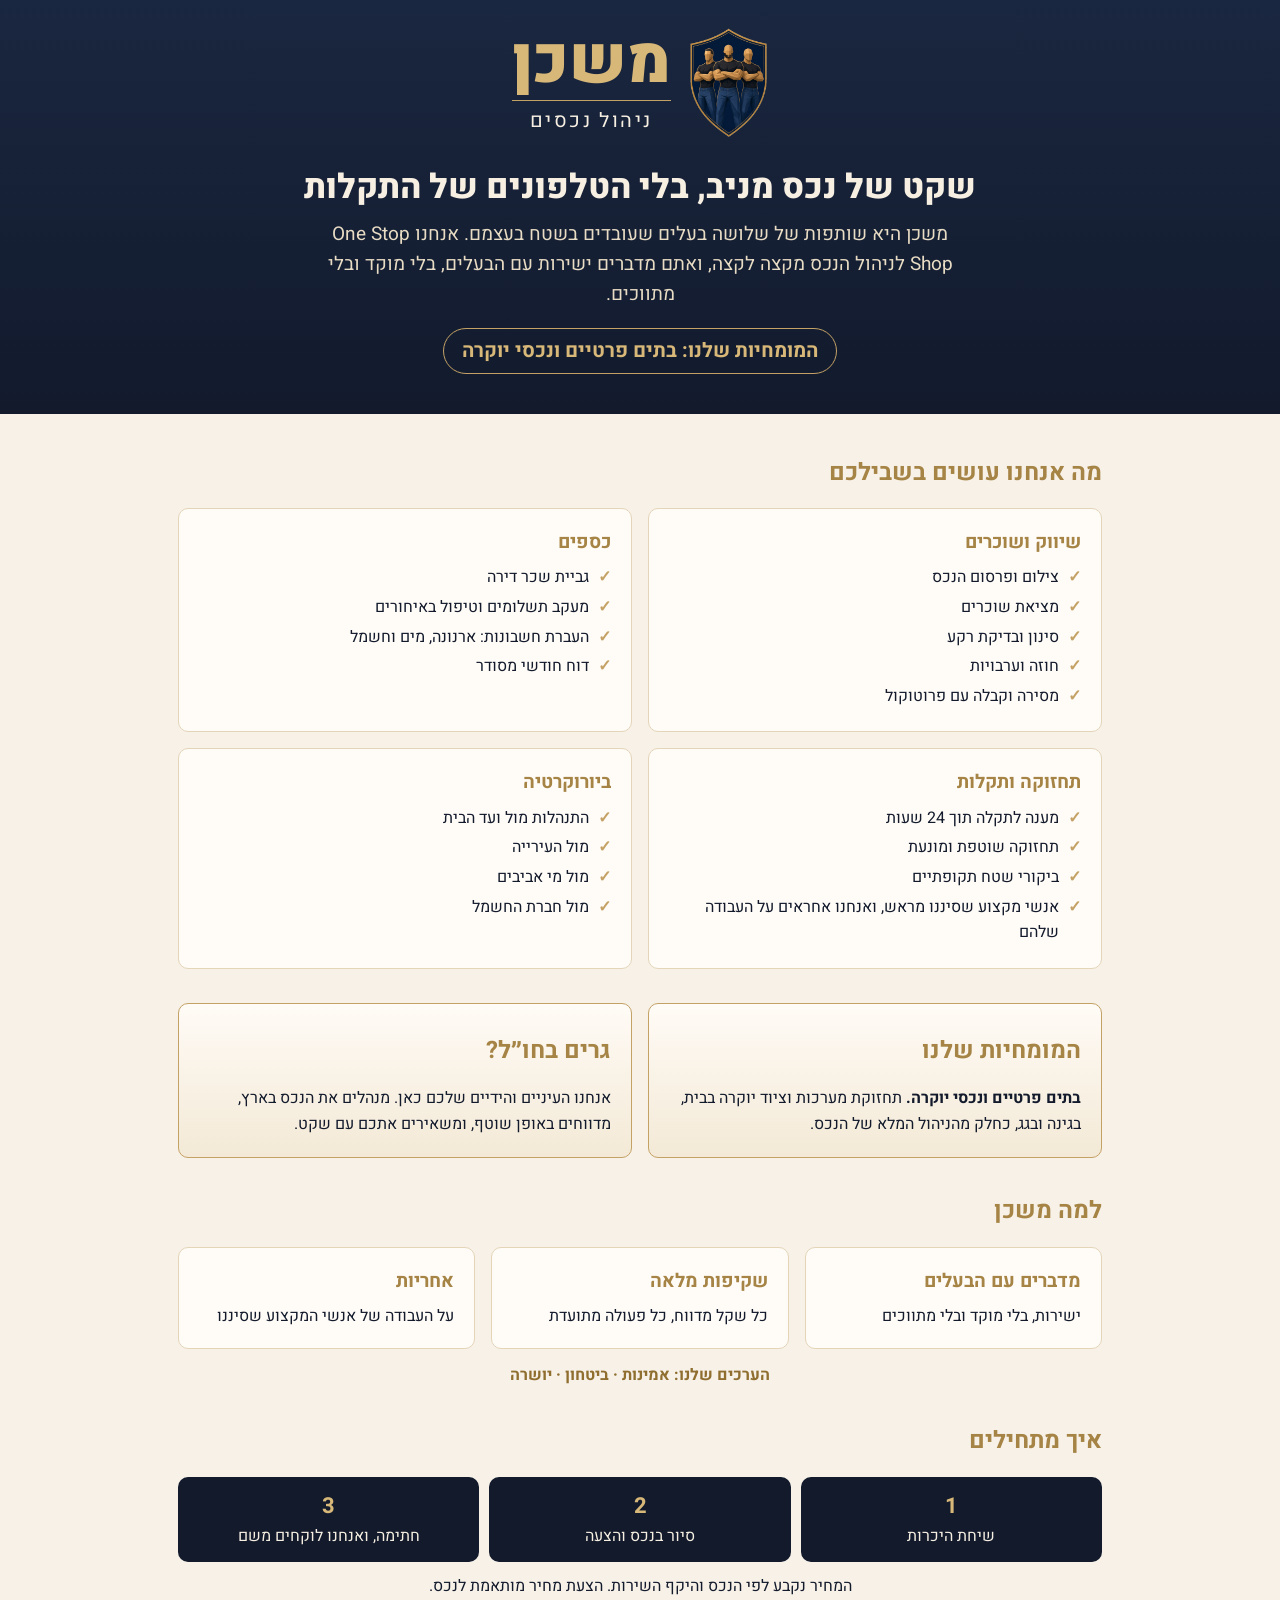
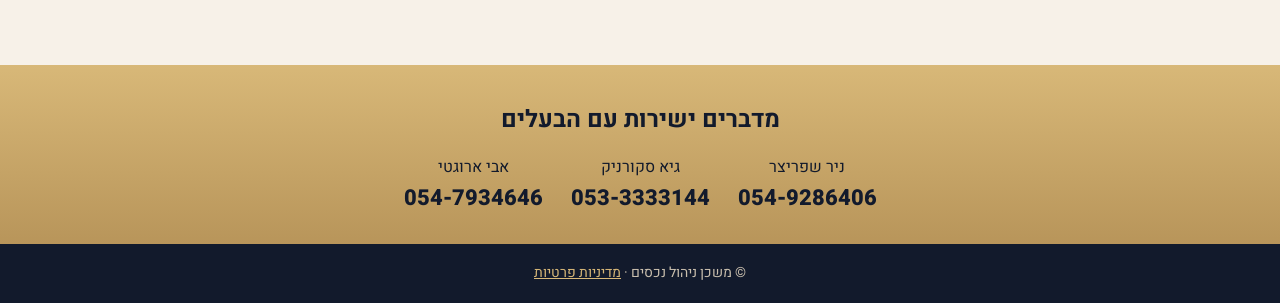
<file: index.html>
<!doctype html>
<html lang="he" dir="rtl">
<head>
<meta charset="utf-8">
<meta name="viewport" content="width=device-width,initial-scale=1">
<title>משכן ניהול נכסים | בתים פרטיים ונכסי יוקרה</title>
<meta name="description" content="משכן ניהול נכסים: ניהול הנכס מקצה לקצה. המומחיות שלנו: בתים פרטיים ונכסי יוקרה.">
<meta property="og:title" content="משכן ניהול נכסים">
<meta property="og:description" content="שקט של נכס מניב, בלי הטלפונים של התקלות">
<meta property="og:image" content="assets/ad6-square.png">
<link rel="icon" href="assets/shield-sm.png">
<link rel="stylesheet" href="style.css">
</head>
<body>
<header>
  <div class="brand">
    <img src="assets/shield-sm.png" alt="סמל משכן">
    <div><div class="bn">משכן</div><div class="bs">ניהול נכסים</div></div>
  </div>
  <h1>שקט של נכס מניב, בלי הטלפונים של התקלות</h1>
  <p class="sub">משכן היא שותפות של שלושה בעלים שעובדים בשטח בעצמם. אנחנו <span dir="ltr">One Stop Shop</span> לניהול הנכס מקצה לקצה, ואתם מדברים ישירות עם הבעלים, בלי מוקד ובלי מתווכים.</p>
  <div class="spec">המומחיות שלנו: בתים פרטיים ונכסי יוקרה</div>
</header>
<main>
  <section>
    <h2>מה אנחנו עושים בשבילכם</h2>
    <div class="grid g2">
      <div class="card"><h3>שיווק ושוכרים</h3><ul>
        <li>צילום ופרסום הנכס</li><li>מציאת שוכרים</li><li>סינון ובדיקת רקע</li><li>חוזה וערבויות</li><li>מסירה וקבלה עם פרוטוקול</li></ul></div>
      <div class="card"><h3>כספים</h3><ul>
        <li>גביית שכר דירה</li><li>מעקב תשלומים וטיפול באיחורים</li><li>העברת חשבונות: ארנונה, מים וחשמל</li><li>דוח חודשי מסודר</li></ul></div>
      <div class="card"><h3>תחזוקה ותקלות</h3><ul>
        <li>מענה לתקלה תוך 24 שעות</li><li>תחזוקה שוטפת ומונעת</li><li>ביקורי שטח תקופתיים</li><li>אנשי מקצוע שסיננו מראש, ואנחנו אחראים על העבודה שלהם</li></ul></div>
      <div class="card"><h3>ביורוקרטיה</h3><ul>
        <li>התנהלות מול ועד הבית</li><li>מול העירייה</li><li>מול מי אביבים</li><li>מול חברת החשמל</li></ul></div>
    </div>
  </section>
  <section class="grid">
    <div class="hl"><h2>המומחיות שלנו</h2><p><b>בתים פרטיים ונכסי יוקרה.</b> תחזוקת מערכות וציוד יוקרה בבית, בגינה ובגג, כחלק מהניהול המלא של הנכס.</p></div>
    <div class="hl"><h2>גרים בחו״ל?</h2><p>אנחנו העיניים והידיים שלכם כאן. מנהלים את הנכס בארץ, מדווחים באופן שוטף, ומשאירים אתכם עם שקט.</p></div>
  </section>
  <section>
    <h2>למה משכן</h2>
    <div class="grid">
      <div class="card"><h3>מדברים עם הבעלים</h3><p>ישירות, בלי מוקד ובלי מתווכים</p></div>
      <div class="card"><h3>שקיפות מלאה</h3><p>כל שקל מדווח, כל פעולה מתועדת</p></div>
      <div class="card"><h3>אחריות</h3><p>על העבודה של אנשי המקצוע שסיננו</p></div>
    </div>
    <p style="text-align:center;margin-top:14px;color:#8F6E2F;font-weight:700">הערכים שלנו: אמינות · ביטחון · יושרה</p>
  </section>
  <section>
    <h2>איך מתחילים</h2>
    <div class="steps">
      <div><b>1</b>שיחת היכרות</div><div><b>2</b>סיור בנכס והצעה</div><div><b>3</b>חתימה, ואנחנו לוקחים משם</div>
    </div>
    <p style="text-align:center;margin-top:12px">המחיר נקבע לפי הנכס והיקף השירות. הצעת מחיר מותאמת לנכס.</p>
  </section>
</main>
<div class="contact">
  <h2>מדברים ישירות עם הבעלים</h2>
  <div class="people">
    <div>ניר שפריצר<a href="tel:+972549286406">054-9286406</a></div>
    <div>גיא סקורניק<a href="tel:+972533333144">053-3333144</a></div>
    <div>אבי ארוגטי<a href="tel:+972547934646">054-7934646</a></div>
  </div>
</div>
<footer>© משכן ניהול נכסים · <a href="privacy.html">מדיניות פרטיות</a></footer>
</body>
</html>
</file>
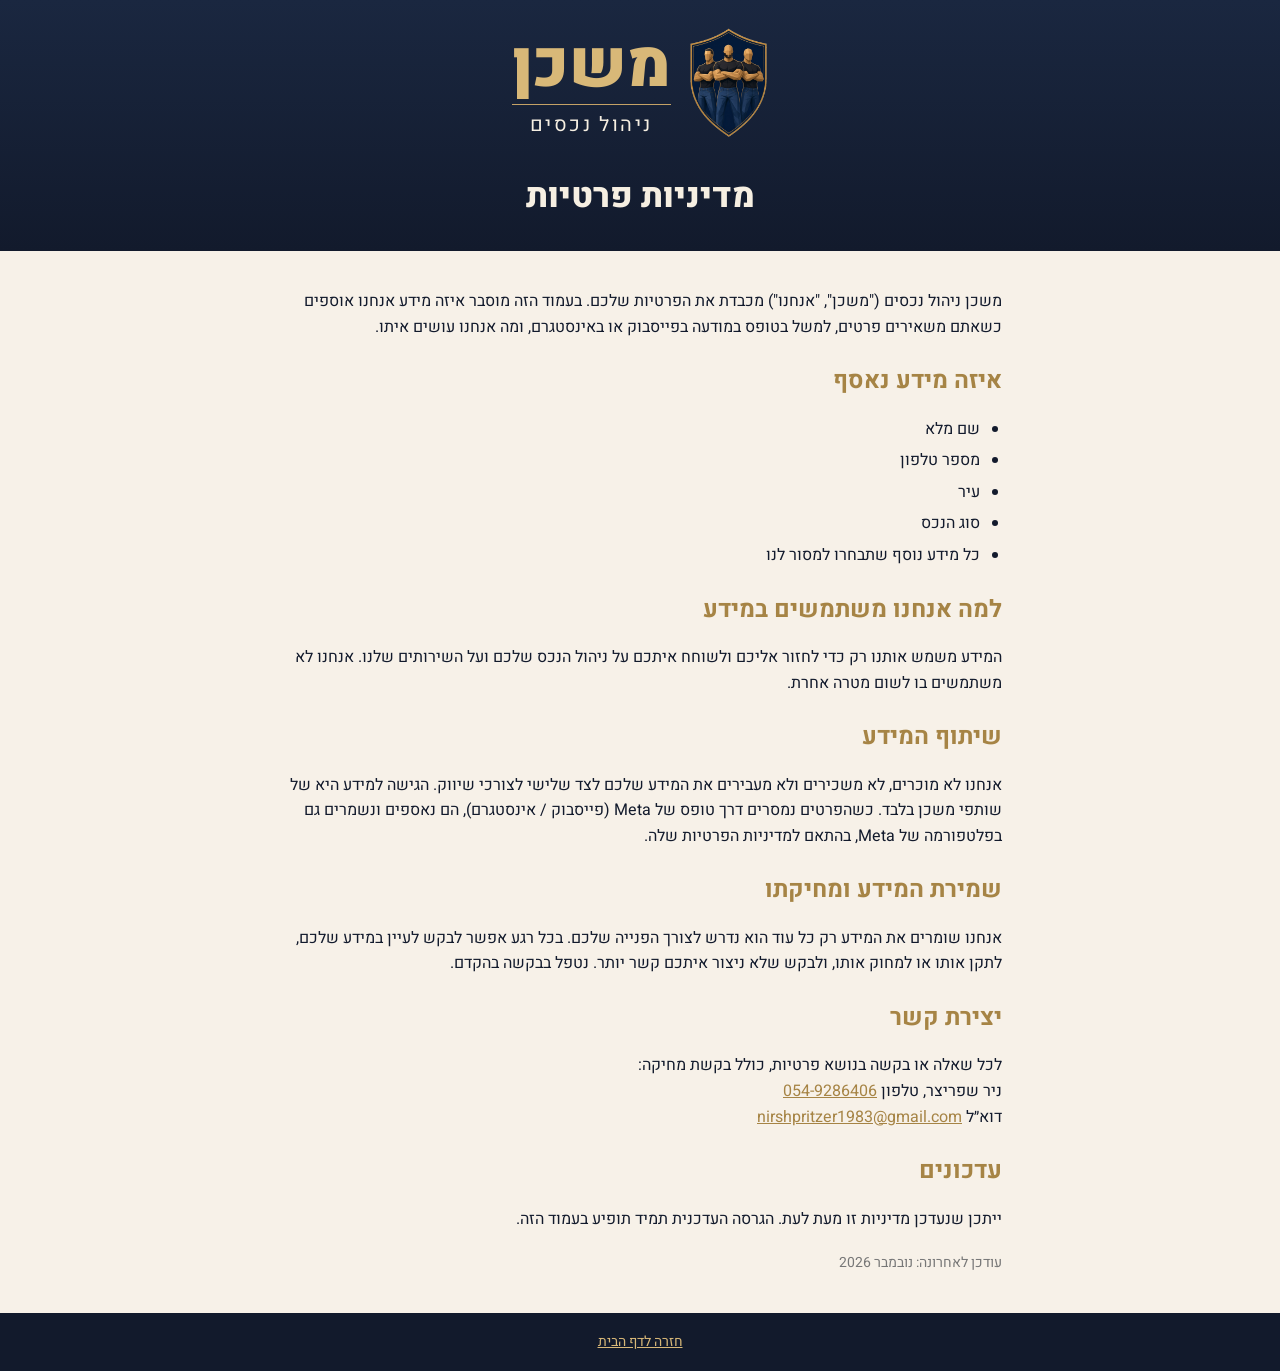
<file: privacy.html>
<!doctype html>
<html lang="he" dir="rtl">
<head>
<meta charset="utf-8">
<meta name="viewport" content="width=device-width,initial-scale=1">
<title>מדיניות פרטיות | משכן ניהול נכסים</title>
<link rel="icon" href="assets/shield-sm.png">
<link rel="stylesheet" href="style.css">
</head>
<body>
<header style="padding-bottom:24px">
  <div class="brand"><a href="index.html"><img src="assets/shield-sm.png" alt="סמל משכן"></a>
  <div><div class="bn">משכן</div><div class="bs">ניהול נכסים</div></div></div>
  <h1>מדיניות פרטיות</h1>
</header>
<div class="doc">
  <p>משכן ניהול נכסים ("משכן", "אנחנו") מכבדת את הפרטיות שלכם. בעמוד הזה מוסבר איזה מידע אנחנו אוספים כשאתם משאירים פרטים, למשל בטופס במודעה בפייסבוק או באינסטגרם, ומה אנחנו עושים איתו.</p>
  <h2>איזה מידע נאסף</h2>
  <ul><li>שם מלא</li><li>מספר טלפון</li><li>עיר</li><li>סוג הנכס</li><li>כל מידע נוסף שתבחרו למסור לנו</li></ul>
  <h2>למה אנחנו משתמשים במידע</h2>
  <p>המידע משמש אותנו רק כדי לחזור אליכם ולשוחח איתכם על ניהול הנכס שלכם ועל השירותים שלנו. אנחנו לא משתמשים בו לשום מטרה אחרת.</p>
  <h2>שיתוף המידע</h2>
  <p>אנחנו לא מוכרים, לא משכירים ולא מעבירים את המידע שלכם לצד שלישי לצורכי שיווק. הגישה למידע היא של שותפי משכן בלבד. כשהפרטים נמסרים דרך טופס של Meta (פייסבוק / אינסטגרם), הם נאספים ונשמרים גם בפלטפורמה של Meta, בהתאם למדיניות הפרטיות שלה.</p>
  <h2>שמירת המידע ומחיקתו</h2>
  <p>אנחנו שומרים את המידע רק כל עוד הוא נדרש לצורך הפנייה שלכם. בכל רגע אפשר לבקש לעיין במידע שלכם, לתקן אותו או למחוק אותו, ולבקש שלא ניצור איתכם קשר יותר. נטפל בבקשה בהקדם.</p>
  <h2>יצירת קשר</h2>
  <p>לכל שאלה או בקשה בנושא פרטיות, כולל בקשת מחיקה:<br>
  ניר שפריצר, טלפון <a href="tel:+972549286406" dir="ltr">054-9286406</a><br>
  דוא״ל <a href="mailto:nirshpritzer1983@gmail.com">nirshpritzer1983@gmail.com</a></p>
  <h2>עדכונים</h2>
  <p>ייתכן שנעדכן מדיניות זו מעת לעת. הגרסה העדכנית תמיד תופיע בעמוד הזה.</p>
  <p style="color:#777;font-size:14px;margin-top:20px">עודכן לאחרונה: נובמבר 2026</p>
</div>
<footer><a href="index.html">חזרה לדף הבית</a></footer>
</body>
</html>
</file>
<file: style.css>
@font-face{font-family:Heebo;src:url("assets/Heebo.ttf") format("truetype");font-weight:100 900;font-display:swap}
*{box-sizing:border-box;margin:0;padding:0}
body{font-family:Heebo,Arial,sans-serif;background:#F7F1E8;color:#121A2C;line-height:1.6}
a{color:#A68445}
header{background:linear-gradient(180deg,#1A2740,#121A2C);color:#F6EFE2;padding:28px 20px 40px;text-align:center}
.brand{display:flex;align-items:center;justify-content:center;gap:18px}
.brand img{height:110px;width:auto}
.bn{font-weight:900;font-size:64px;line-height:1;color:#D8B878}
.bs{font-size:20px;letter-spacing:.12em;border-top:1px solid #C4A266;padding-top:4px;margin-top:6px}
h1{font-size:34px;font-weight:800;margin:28px auto 10px;max-width:720px;line-height:1.25}
.sub{font-size:19px;color:#E8DCC4;max-width:640px;margin:0 auto}
.spec{display:inline-block;margin-top:18px;color:#D8B878;font-weight:700;font-size:20px;border:1px solid #C4A266;border-radius:30px;padding:6px 18px}
main{max-width:960px;margin:0 auto;padding:32px 18px}
h2{color:#A68445;font-size:24px;margin:8px 0 16px}
.grid{display:grid;grid-template-columns:repeat(auto-fit,minmax(260px,1fr));gap:16px}
.card{background:#FFFBF6;border:1px solid #E4D5B8;border-radius:10px;padding:18px 20px}
.card h3{color:#A68445;font-size:19px;margin-bottom:8px}
.card ul{list-style:none}
.card li{padding-right:22px;position:relative;margin:4px 0}
.card li:before{content:"✓";position:absolute;right:0;color:#C4A266;font-weight:800}
section{margin-bottom:34px}
.hl{background:linear-gradient(180deg,#FFFBF6,#F3E9D6);border:1px solid #C4A266;border-radius:10px;padding:20px}
.steps{display:flex;flex-wrap:wrap;gap:10px;justify-content:center;text-align:center}
.steps div{background:#121A2C;color:#F6EFE2;border-radius:10px;padding:12px 16px;flex:1 1 200px}
.steps b{color:#D8B878;font-size:22px;display:block}
.contact{background:#C4A266;background:linear-gradient(180deg,#D8B878,#B8955A);color:#121A2C;text-align:center;padding:28px 18px}
.contact h2{color:#121A2C}
.people{display:flex;flex-wrap:wrap;justify-content:center;gap:28px;margin-top:8px}
.people a{color:#121A2C;text-decoration:none;font-weight:800;font-size:22px;display:block;direction:ltr}
footer{text-align:center;padding:18px;font-size:14px;background:#121A2C;color:#C9BFAE}
footer a{color:#D8B878}
.doc{max-width:760px;margin:0 auto;padding:32px 18px}
.doc h2{margin-top:22px}
.doc p,.doc li{margin:6px 0}
.doc ul{padding-right:22px}
@media(max-width:600px){.bn{font-size:48px}.brand img{height:84px}h1{font-size:27px}}
.g2{grid-template-columns:repeat(auto-fit,minmax(380px,1fr))}@media(max-width:800px){.g2{grid-template-columns:1fr}}
</file>
